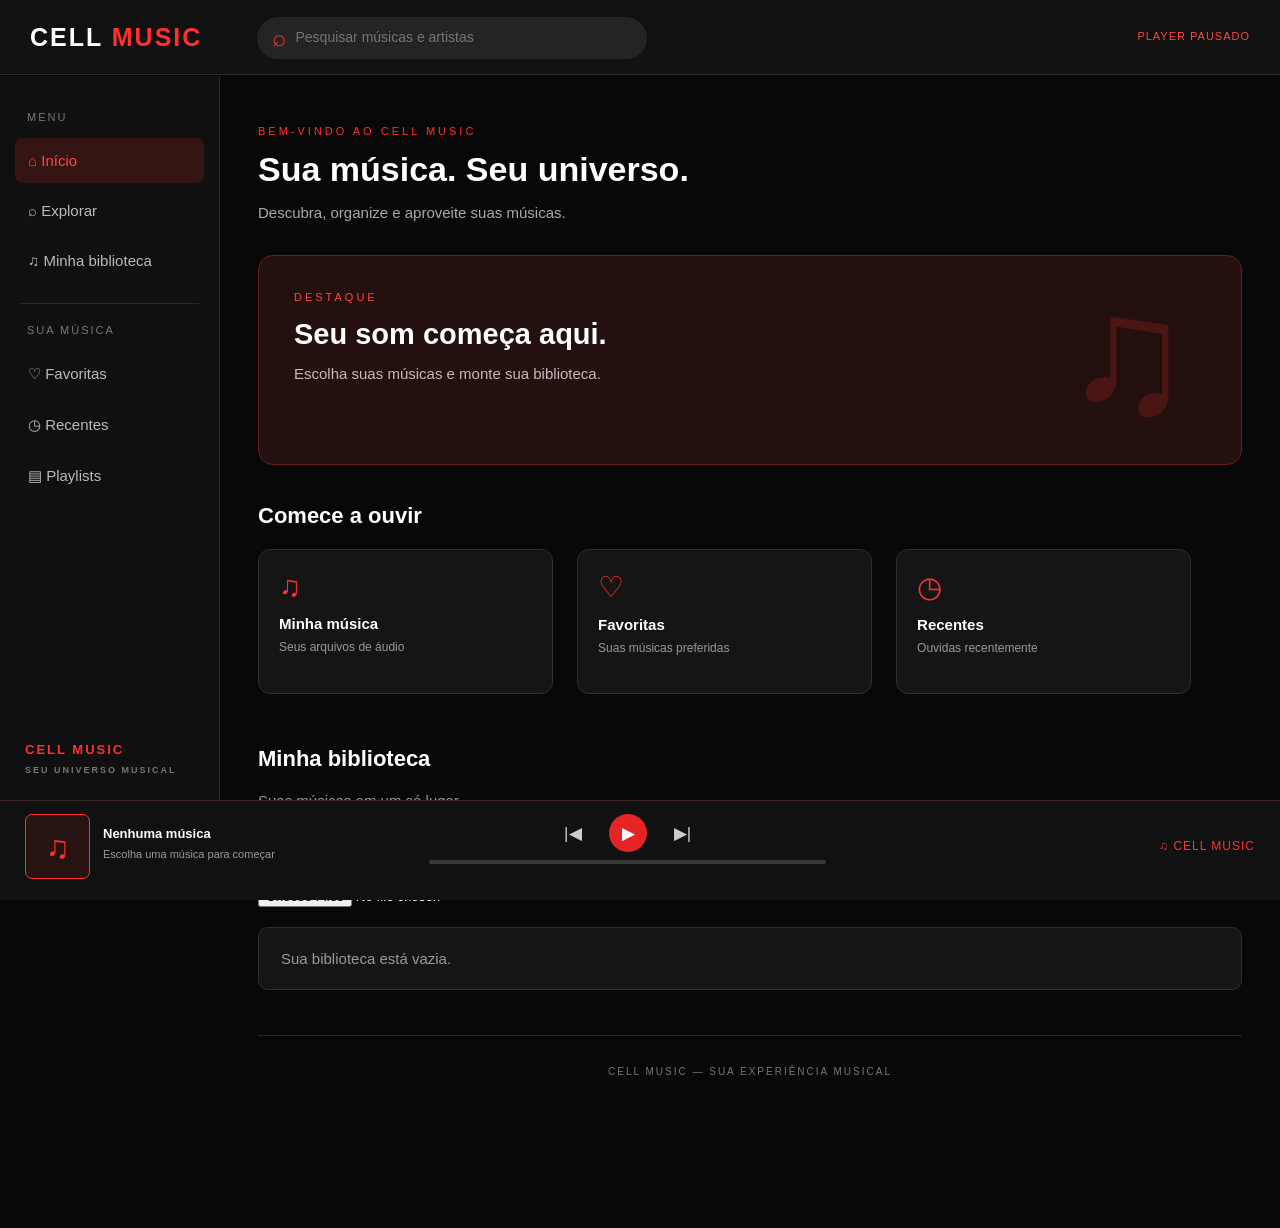
<file: index.html>
<!DOCTYPE html>
<html lang="pt-BR">
<head>
    <meta charset="UTF-8">
    <meta http-equiv="refresh" content="0; url=web/index.html">
    <title>CELL MUSIC</title>
</head>
<body>
    <p>Abrindo CELL MUSIC...</p>
    <a href="web/index.html">Entrar no CELL MUSIC</a>
</body>
</html>
</file>
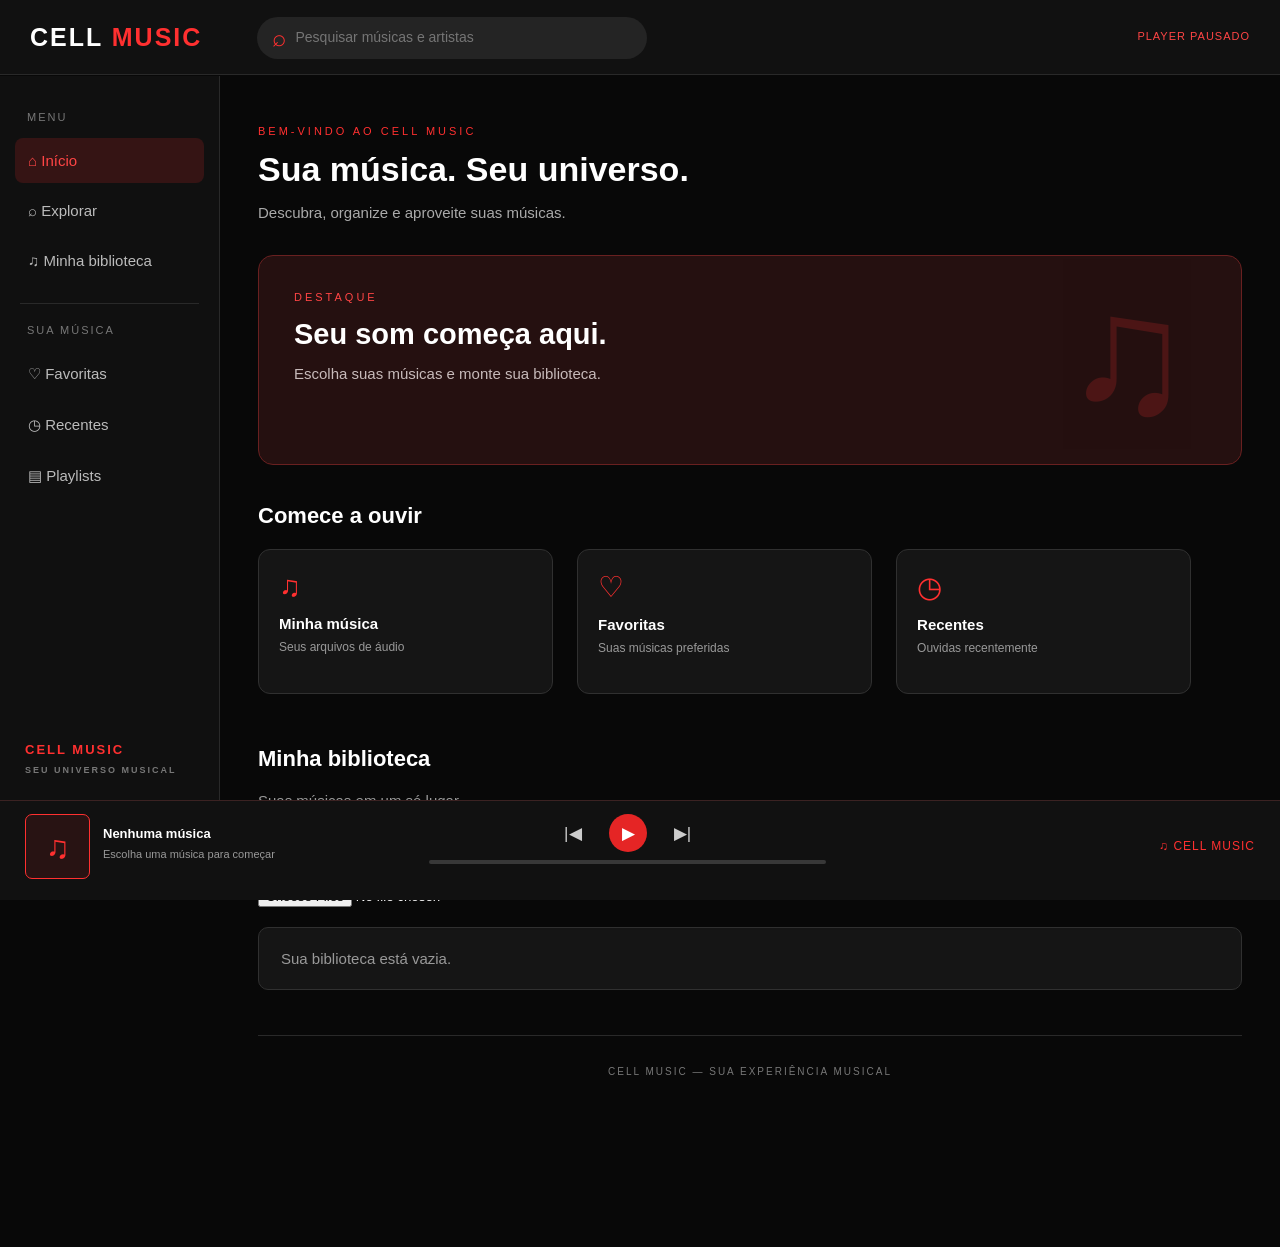
<file: web/index.html>
<!DOCTYPE html>
<html lang="pt-BR">
    
 <head>
    <meta charset="UTF-8">

    <meta name="viewport" content="width=device-width, initial-scale=1.0">

    <link rel="stylesheet" href="style.css">

    <title>CELL MUSIC</title>
</head>

<body>

<div id="app">

    <header class="top">
        <div class="logo">CELL <span>MUSIC</span></div>

        <div class="search">
            <span>⌕</span>
            <input type="text" id="searchInput"
                placeholder="Pesquisar músicas e artistas">
        </div>

        <div class="status">PLAYER OFFLINE</div>
    </header>

    <div class="layout">

        <aside class="sidebar">

            <div class="side-title">MENU</div>

            <div class="side-item selected">⌂ Início</div>
            <div class="side-item">⌕ Explorar</div>
            <div class="side-item">♫ Minha biblioteca</div>

            <div class="side-divider"></div>

            <div class="side-title">SUA MÚSICA</div>

            <div class="side-item">♡ Favoritas</div>
            <div class="side-item">◷ Recentes</div>
            <div class="side-item">▤ Playlists</div>

            <div class="sidebar-bottom">
                CELL MUSIC
                <span>SEU UNIVERSO MUSICAL</span>
            </div>

        </aside>

        <main class="content">

            <section class="welcome">
                <p class="small-title">BEM-VINDO AO CELL MUSIC</p>
                <h1>Sua música. Seu universo.</h1>
                <p>Descubra, organize e aproveite suas músicas.</p>
            </section>

            <section class="featured">

                <div class="featured-info">
                    <p>DESTAQUE</p>
                    <h2>Seu som começa aqui.</h2>
                    <span>Escolha suas músicas e monte sua biblioteca.</span>
                </div>

                <div class="featured-symbol">♫</div>

            </section>

            <section class="quick-section">

                <h2>Comece a ouvir</h2>

                <div class="quick-grid">

                    <div class="quick-card">
                        <div class="quick-icon">♫</div>
                        <h3>Minha música</h3>
                        <p>Seus arquivos de áudio</p>
                    </div>

                    <div class="quick-card">
                        <div class="quick-icon">♡</div>
                        <h3>Favoritas</h3>
                        <p>Suas músicas preferidas</p>
                    </div>

                    <div class="quick-card">
                        <div class="quick-icon">◷</div>
                        <h3>Recentes</h3>
                        <p>Ouvidas recentemente</p>
                    </div>

                </div>

            </section>

            <section class="library">

                <div class="section-heading">
                    <div>
                        <h2>Minha biblioteca</h2>
                        <p>Suas músicas em um só lugar.</p>
                    </div>
                </div>

                <div class="upload-area">

                    <label for="musicFile" class="upload-button">
                        + ADICIONAR MÚSICAS
                    </label>

                    <input
                        type="file"
                        id="musicFile"
                        accept="audio/*"
                        multiple
                    >

                </div>

                <div id="playlist">
                    <p class="empty-message">
                        Sua biblioteca está vazia.
                    </p>
                </div>

            </section>

            <footer>
                CELL MUSIC — SUA EXPERIÊNCIA MUSICAL
            </footer>

        </main>

    </div>

    <section class="bottom-player">

        <div class="player-song">

            <div class="cover">
                <span>♫</span>
            </div>

            <div class="track-info">
                <h2>Nenhuma música</h2>
                <p>Escolha uma música para começar</p>
            </div>

        </div>

        <div class="player-center">

            <div class="controls">
                <button type="button" id="previous">|◀</button>
                <button type="button" id="play">▶</button>
                <button type="button" id="next">▶|</button>
            </div>

            <div class="progress">
                <div class="progress-line"></div>
            </div>

        </div>

        <div class="player-extra">
            <span>♫</span>
            <span>CELL MUSIC</span>
        </div>

        <audio id="audioPlayer"></audio>

    </section>

</div>

<script src="app.js?v=4"></script>

</body>
</html>
</file>
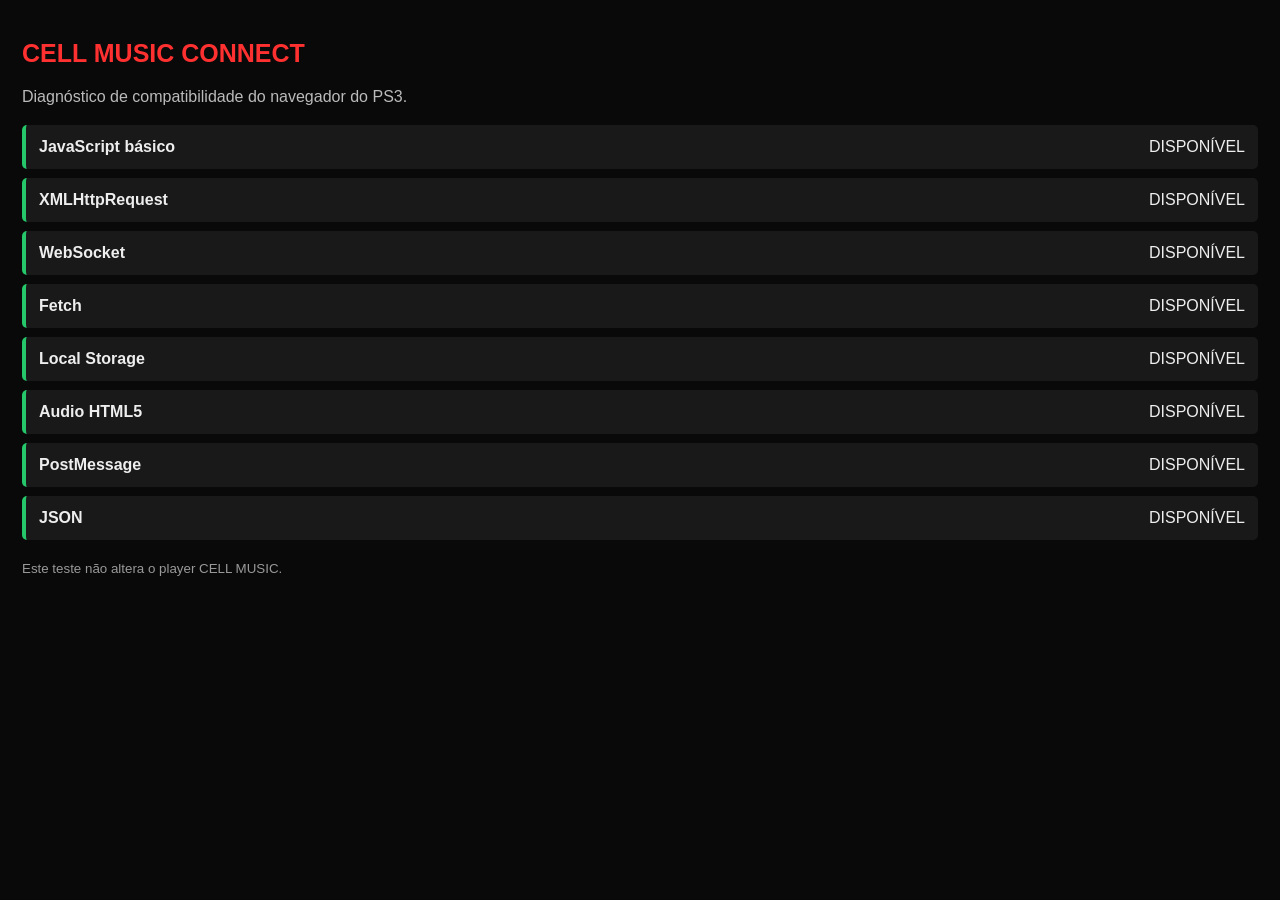
<file: web/connect-test.html>
<!DOCTYPE html>
<html lang="pt-BR">
<head>
<meta charset="UTF-8">
<meta name="viewport" content="width=device-width, initial-scale=1.0">
<title>CELL MUSIC CONNECT - Teste</title>
<style>
body{margin:0;padding:22px;background:#090909;color:#eee;font-family:Arial,sans-serif}
h1{color:#ff3030;font-size:25px}
p{color:#bbb;line-height:1.5}
.item{padding:13px;margin:9px 0;background:#191919;border-left:4px solid #555;border-radius:5px}
.ok{border-color:#25c76a}.no{border-color:#ff4545}
.name{font-weight:bold}.value{float:right}
small{color:#999}
</style>
</head>
<body>
<h1>CELL MUSIC CONNECT</h1>
<p>Diagnóstico de compatibilidade do navegador do PS3.</p>
<div id="results">Verificando...</div>
<p><small>Este teste não altera o player CELL MUSIC.</small></p>
<script>
(function(){
var tests=[
["JavaScript básico",typeof document!=="undefined"],
["XMLHttpRequest",typeof XMLHttpRequest!=="undefined"],
["WebSocket",typeof WebSocket!=="undefined"],
["Fetch",typeof window.fetch==="function"],
["Local Storage",typeof window.localStorage!=="undefined"],
["Audio HTML5",!!document.createElement("audio").canPlayType],
["PostMessage",typeof window.postMessage==="function"],
["JSON",typeof JSON!=="undefined" && typeof JSON.parse==="function"]
];
var out=document.getElementById("results");
out.innerHTML="";
for(var i=0;i<tests.length;i++){
var d=document.createElement("div");
d.className="item "+(tests[i][1]?"ok":"no");
var n=document.createElement("span");
n.className="name";
n.appendChild(document.createTextNode(tests[i][0]));
var v=document.createElement("span");
v.className="value";
v.appendChild(document.createTextNode(tests[i][1]?"DISPONÍVEL":"NÃO DISPONÍVEL"));
d.appendChild(n);
d.appendChild(v);
out.appendChild(d);
}
})();
</script>
</body>
</html>
</file>
<file: web/style.css>
* {
    margin: 0;
    padding: 0;
    box-sizing: border-box;
}

html, body {
    background: #080808;
    color: #ffffff;
    font-family: Arial, Helvetica, sans-serif;
}

body {
    font-size: 15px;
}

#app {
    width: 100%;
    min-height: 100vh;
    padding-bottom: 110px;
}

/* CABECALHO */

.top {
    height: 75px;
    padding: 0 30px;
    background: #111111;
    border-bottom: 1px solid #292929;
    overflow: hidden;
}

.logo {
    float: left;
    font-size: 25px;
    font-weight: bold;
    letter-spacing: 2px;
    margin-top: 23px;
}

.logo span {
    color: #ff3030;
}

.search {
    display: inline-block;
    margin: 17px 0 0 55px;
    width: 390px;
    height: 42px;
    background: #242424;
    border-radius: 25px;
    padding: 0 15px;
}

.search span {
    color: #ff3030;
    font-size: 24px;
    vertical-align: middle;
}

.search input {
    width: 85%;
    background: transparent;
    border: 0;
    outline: none;
    color: white;
    padding: 12px 5px;
    font-size: 14px;
}

.status {
    float: right;
    margin-top: 30px;
    color: #ff4545;
    font-size: 11px;
    letter-spacing: 1px;
}

/* MENU LATERAL */

.sidebar {
    position: absolute;
    top: 76px;
    left: 0;
    bottom: 100px;
    width: 220px;
    padding: 25px 15px;
    background: #101010;
    border-right: 1px solid #292929;
}

.side-title {
    color: #777777;
    font-size: 11px;
    letter-spacing: 2px;
    margin: 10px 12px 15px;
}

.side-item {
    padding: 14px 13px;
    margin-bottom: 5px;
    border-radius: 8px;
    color: #bbbbbb;
    cursor: pointer;
}

.side-item.selected {
    background: #351414;
    color: #ff4545;
}

.side-item:hover,
.side-item:focus {
    background: #292020;
    color: #ff4545;
}

.side-divider {
    border-top: 1px solid #292929;
    margin: 20px 5px;
}

.sidebar-bottom {
    position: absolute;
    bottom: 25px;
    left: 25px;
    color: #ff3030;
    font-size: 13px;
    font-weight: bold;
    letter-spacing: 2px;
}

.sidebar-bottom span {
    display: block;
    color: #777777;
    font-size: 9px;
    margin-top: 8px;
}

/* CONTEUDO */

.content {
    margin-left: 220px;
    padding: 30px 38px;
    max-width: 1500px;
}

.welcome {
    padding: 20px 0 30px;
}

.small-title {
    color: #ff3030;
    font-size: 11px;
    letter-spacing: 3px;
    margin-bottom: 13px;
}

.welcome h1 {
    font-size: 34px;
    margin-bottom: 12px;
}

.welcome p:last-child {
    color: #aaaaaa;
    line-height: 1.6;
}

/* DESTAQUE */

.featured {
    position: relative;
    min-height: 210px;
    padding: 35px;
    overflow: hidden;
    border-radius: 15px;
    background: #251010;
    border: 1px solid #692020;
}

.featured-info {
    position: relative;
    z-index: 2;
    max-width: 65%;
}

.featured-info p {
    color: #ff4545;
    font-size: 11px;
    letter-spacing: 3px;
    margin-bottom: 15px;
}

.featured-info h2 {
    font-size: 29px;
    margin-bottom: 12px;
}

.featured-info span {
    color: #c7baba;
    line-height: 1.5;
}

.featured-symbol {
    position: absolute;
    right: 50px;
    top: 0;
    color: #ff3030;
    font-size: 170px;
    opacity: 0.18;
}

/* CARTOES */

.quick-section {
    margin-top: 38px;
}

.quick-section h2,
.library h2 {
    font-size: 22px;
    margin-bottom: 20px;
}

.quick-card {
    display: inline-block;
    vertical-align: top;
    width: 30%;
    min-height: 145px;
    padding: 20px;
    margin-right: 2%;
    margin-bottom: 12px;
    background: #151515;
    border: 1px solid #303030;
    border-radius: 12px;
    cursor: pointer;
}

.quick-card:hover,
.quick-card:focus {
    border-color: #ff3030;
    background: #211414;
}

.quick-icon {
    color: #ff3030;
    font-size: 29px;
    margin-bottom: 12px;
}

.quick-card h3 {
    font-size: 15px;
    margin-bottom: 8px;
}

.quick-card p {
    color: #999999;
    font-size: 12px;
}

/* BIBLIOTECA */

.library {
    margin-top: 40px;
}

.section-heading {
    margin-bottom: 20px;
}

.section-heading p {
    color: #999999;
    margin-top: 8px;
}

.upload-area {
    margin: 20px 0;
}

.upload-button {
    display: inline-block;
    background: #e52525;
    color: white;
    padding: 14px 22px;
    border-radius: 25px;
    font-size: 12px;
    font-weight: bold;
    cursor: pointer;
}

#musicFile {
    display: block;
    margin-top: 15px;
    max-width: 100%;
    color: white;
}

#playlist {
    margin-top: 20px;
}

.empty-message {
    color: #999999;
    background: #151515;
    padding: 22px;
    border-radius: 10px;
    border: 1px solid #303030;
}

.playlist-item {
    background: #151515;
    border: 1px solid #303030;
    border-radius: 9px;
    padding: 16px;
    margin-bottom: 9px;
    color: #dddddd;
    cursor: pointer;
}

.playlist-item.selected {
    border-color: #ff3030;
    color: #ff5555;
    background: #241313;
}

.playlist-item:hover,
.playlist-item:focus {
    border-color: #ff3030;
}

/* PLAYER INFERIOR */

.bottom-player {
    position: fixed;
    z-index: 100;
    bottom: 0;
    left: 0;
    width: 100%;
    height: 100px;
    background: #111111;
    border-top: 1px solid #3b2222;
    padding: 13px 25px;
}

.player-song {
    float: left;
    width: 30%;
    overflow: hidden;
}

.cover {
    float: left;
    width: 65px;
    height: 65px;
    background: #281313;
    border: 1px solid #ff3030;
    border-radius: 7px;
    text-align: center;
    line-height: 65px;
    margin-right: 13px;
}

.cover span {
    color: #ff3030;
    font-size: 32px;
}

.track-info {
    padding-top: 12px;
    overflow: hidden;
}

.track-info h2 {
    font-size: 13px;
    margin-bottom: 7px;
    overflow-wrap: break-word;
}

.track-info p {
    color: #999999;
    font-size: 11px;
}

.player-center {
    display: inline-block;
    width: 38%;
    text-align: center;
}

.controls {
    text-align: center;
}

.controls button {
    background: transparent;
    border: 0;
    color: #cccccc;
    padding: 7px 13px;
    margin: 0 5px;
    font-size: 17px;
    cursor: pointer;
}

.controls button:hover,
.controls button:focus {
    color: #ff3030;
}

#play {
    background: #e52525;
    color: white;
    border-radius: 50%;
    width: 38px;
    height: 38px;
}

.progress {
    height: 4px;
    background: #383838;
    border-radius: 5px;
    margin: 8px auto 0;
    width: 85%;
    overflow: hidden;
}

.progress-line {
    width: 0%;
    height: 4px;
    background: #ff3030;
}

.player-extra {
    float: right;
    color: #ff3030;
    font-size: 12px;
    margin-top: 25px;
    letter-spacing: 1px;
}

#audioPlayer {
    display: none;
}

/* RODAPE */

footer {
    border-top: 1px solid #292929;
    color: #777777;
    font-size: 10px;
    text-align: center;
    padding: 30px 10px;
    margin-top: 45px;
    letter-spacing: 2px;
}

/* CELULAR */

@media screen and (max-width: 750px) {
    .top {
        height: auto;
        min-height: 70px;
        padding: 15px;
    }

    .logo {
        float: none;
        display: inline-block;
        margin: 5px 0 12px;
    }

    .search {
        display: block;
        margin: 5px 0;
        width: 100%;
    }

    .status {
        display: none;
    }

    .sidebar {
        position: relative;
        top: auto;
        bottom: auto;
        width: 100%;
        padding: 10px;
        border-right: 0;
        border-bottom: 1px solid #292929;
    }

    .side-title,
    .side-divider,
    .sidebar-bottom {
        display: none;
    }

    .side-item {
        display: inline-block;
        padding: 10px;
        font-size: 12px;
    }

    .content {
        margin-left: 0;
        padding: 20px;
    }

    .welcome h1 {
        font-size: 27px;
    }

    .featured {
        min-height: 170px;
        padding: 23px;
    }

    .featured-info {
        max-width: 85%;
    }

    .featured-info h2 {
        font-size: 22px;
    }

    .featured-symbol {
        right: 5px;
        font-size: 110px;
    }

    .quick-card {
        width: 100%;
        margin-right: 0;
    }

    .bottom-player {
        height: 85px;
        padding: 10px;
    }

    .player-song {
        width: 45%;
    }

    .cover {
        width: 48px;
        height: 48px;
        line-height: 48px;
        margin-right: 7px;
    }

    .cover span {
        font-size: 24px;
    }

    .track-info {
        padding-top: 5px;
    }

    .track-info h2 {
        font-size: 11px;
    }

    .track-info p {
        font-size: 9px;
    }

    .player-center {
        width: 52%;
    }

    .controls button {
        margin: 0;
        padding: 5px 7px;
        font-size: 14px;
    }

    #play {
        width: 32px;
        height: 32px;
    }

    .progress {
        width: 95%;
        margin-top: 5px;
    }

    .player-extra {
        display: none;
    }
}
</file>
